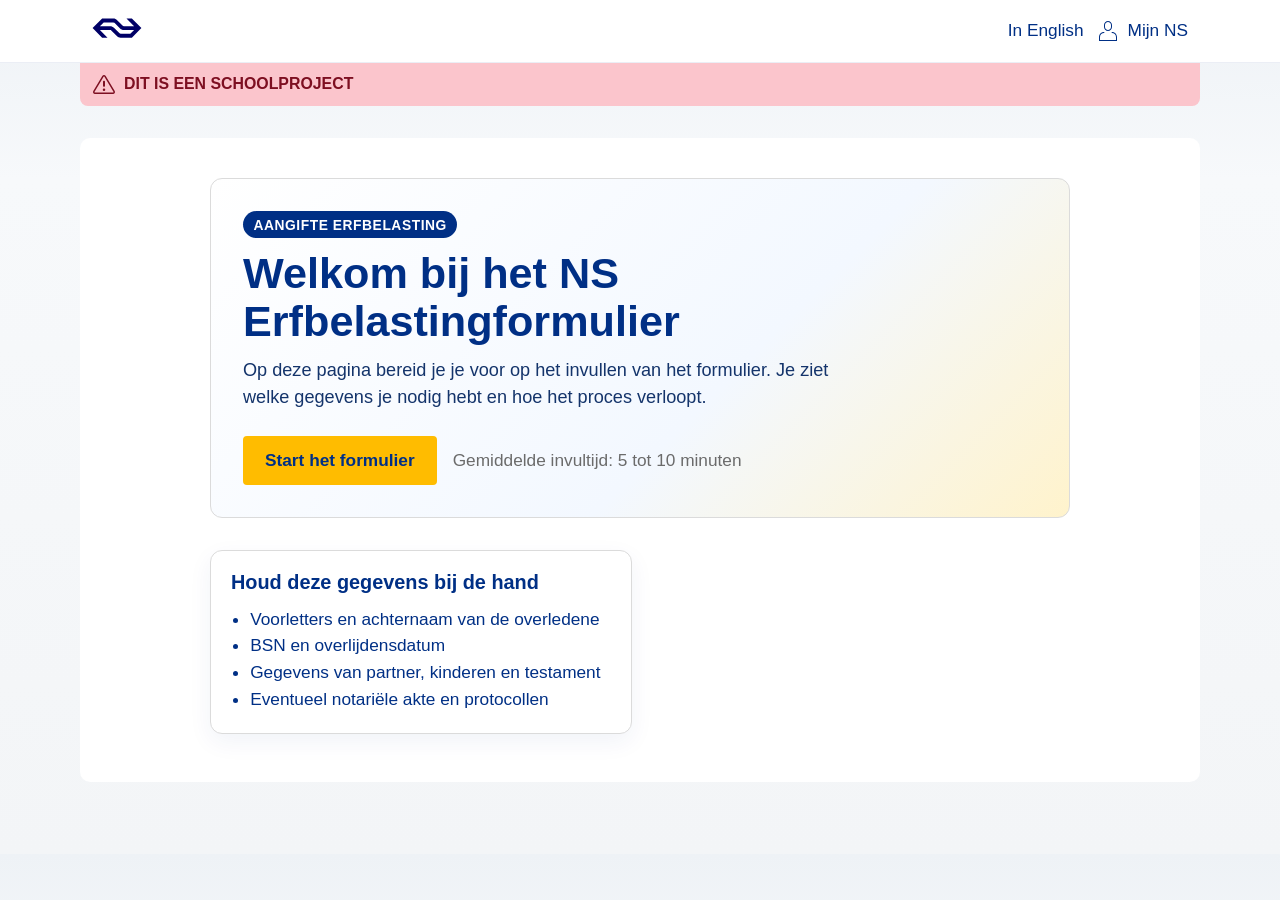
<file: index.html>
<!DOCTYPE html>
<html lang="nl">
<head>
    <meta charset="UTF-8">
    <meta name="viewport" content="width=device-width, initial-scale=1.0">
  <title>Introductie - NS Erfbelastingformulier</title>
    <link
      rel="stylesheet"
      href="https://static-ns-nl-data.fep-p.cla.ns.nl/apps/nessie/fonts/1.0.1/fonts.css">
    <link rel="stylesheet" href="styles.css">
    <script type="module" src="main.js"></script>
</head>
<body class="landing-screen">
  <header>
      <nav class="head-nav" aria-label="Hoofdnavigatie">
        <a href="https://www.ns.nl/" aria-label="Naar NS homepage">
          <svg
            xmlns:svg="http://www.w3.org/2000/svg"
            xmlns="http://www.w3.org/2000/svg"
            version="1.0"
            width="1024"
            height="414"
            viewBox="-2.04189744 -2.04189744 178.37648488 72.14704288"
            id="svg26940"
          >
            <path
              d="M 76.19003,32.7088 C 72.73763,29.33945 68.00393,27.23954 62.8194,27.23954 L 26.08874,27.23954 L 39.67292,13.61977 L 74.23248,13.61977 C 75.69174,13.6435 77.05609,14.28415 78.01707,15.24513 L 98.07894,35.36632 C 101.53134,38.7238 106.25317,40.83558 111.47329,40.83558 L 148.23955,40.83558 L 134.63165,54.45535 L 100.10767,54.45535 C 98.62468,54.40789 97.28406,53.77911 96.31122,52.78254 L 76.19003,32.7088 z M 86.68959,62.43976 C 90.10639,65.89216 94.85196,68.06325 100.10767,68.06325 L 140.23141,68.06325 L 174.29269,34.03756 L 140.23141,0 L 121.00001,0 L 148.23955,27.23954 L 111.47329,27.23954 C 110.0259,27.23954 108.67351,26.65821 107.7243,25.73282 L 87.6387,5.64723 C 84.19817,2.15924 79.46447,0.01187 74.23248,0 L 34.04952,0 L 0,34.03756 L 34.04952,68.06325 L 53.29268,68.06325 L 26.08874,40.83558 L 62.8194,40.83558 C 64.27866,40.83558 65.59556,41.41691 66.5684,42.36602 L 86.68959,62.43976"
              id="path25442"
              style="
                fill: #000066;
                fill-opacity: 1;
                fill-rule: evenodd;
                stroke: none;
              "
            />
          </svg>
        </a>

        <button type="button" class="noStyling">In English</button>
        <button type="button" class="noStyling">
          <svg
            fill="currentColor"
            xmlns="http://www.w3.org/2000/svg"
            width="24"
            height="24"
            viewBox="0 0 24 24"
          >
            <!--?lit$763152601$-->
            <path
              d="M12 12c2.21 0 4-1.79 4-4V6c-.01-2.17-1.84-4-4-4S8 3.83 8 6v2c0 2.21 1.79 4 4 4M9 6c.01-1.62 1.38-3 3-3s3 1.37 3 3v2c0 1.63-1.37 3-3 3S9 9.63 9 8zm7 7c-.28 0-.5.22-.5.5s.22.5.5.5c1.92 0 4 1.53 4 4v3H4v-3c0-2.47 2.08-4 4-4 .28 0 .5-.22.5-.5S8.28 13 8 13c-2.4 0-5 1.91-5 5v4h18v-4c0-3.09-2.6-5-5-5"
            ></path>
          </svg>
          Mijn NS
        </button>
      </nav>
    </header>




    <main>
      <div class="alert-section">
<svg xmlns="http://www.w3.org/2000/svg" width="22" height="19" viewBox="0 0 22 19"><defs><style>.d{fill-rule:evenodd;}</style></defs><path class="d" d="M21.712,15.971L12.714.971c-.388-.647-1.051-.971-1.714-.971s-1.326.324-1.714.971L.288,15.971c-.8,1.333.16,3.029,1.714,3.029h17.995c1.554,0,2.514-1.696,1.714-3.029ZM20.432,17.247c-.054.095-.181.253-.434.253H2.002c-.253,0-.381-.159-.434-.253-.054-.095-.124-.287.006-.504L10.572,1.743c.127-.211.323-.243.428-.243s.301.032.428.243l8.997,15c.131.218.06.41.006.504Z"></path><path class="d" d="M11,11.625c.552,0,1-.448,1-1v-4c0-.552-.448-1-1-1s-1,.448-1,1v4c0,.552.448,1,1,1Z"></path><circle cx="11" cy="14.625" r="1.25"></circle></svg>        <p class="alert">DIT IS EEN SCHOOLPROJECT</p>
      </div>

      <div class="page-content form-page-content landing-page-content">
        <section class="intro-hero" aria-labelledby="intro-title">
          <p class="intro-kicker">Aangifte erfbelasting</p>
          <h1 id="intro-title">Welkom bij het NS Erfbelastingformulier</h1>
          <p class="intro-lead">
            Op deze pagina bereid je je voor op het invullen van het formulier.
            Je ziet welke gegevens je nodig hebt en hoe het proces verloopt.
          </p>

          <div class="intro-actions">
            <a class="intro-cta" href="formulier.html">Start het formulier</a>
            <p class="intro-meta">Gemiddelde invultijd: 5 tot 10 minuten</p>
          </div>
        </section>

        <section class="intro-grid" aria-label="Voorbereiding">
          <article class="intro-card">
            <h2>Houd deze gegevens bij de hand</h2>
            <ul>
              <li>Voorletters en achternaam van de overledene</li>
              <li>BSN en overlijdensdatum</li>
              <li>Gegevens van partner, kinderen en testament</li>
              <li>Eventueel notariële akte en protocollen</li>
            </ul>
          </article>
        </section>
      </div>
    </main>
</body>
</html>
</file>
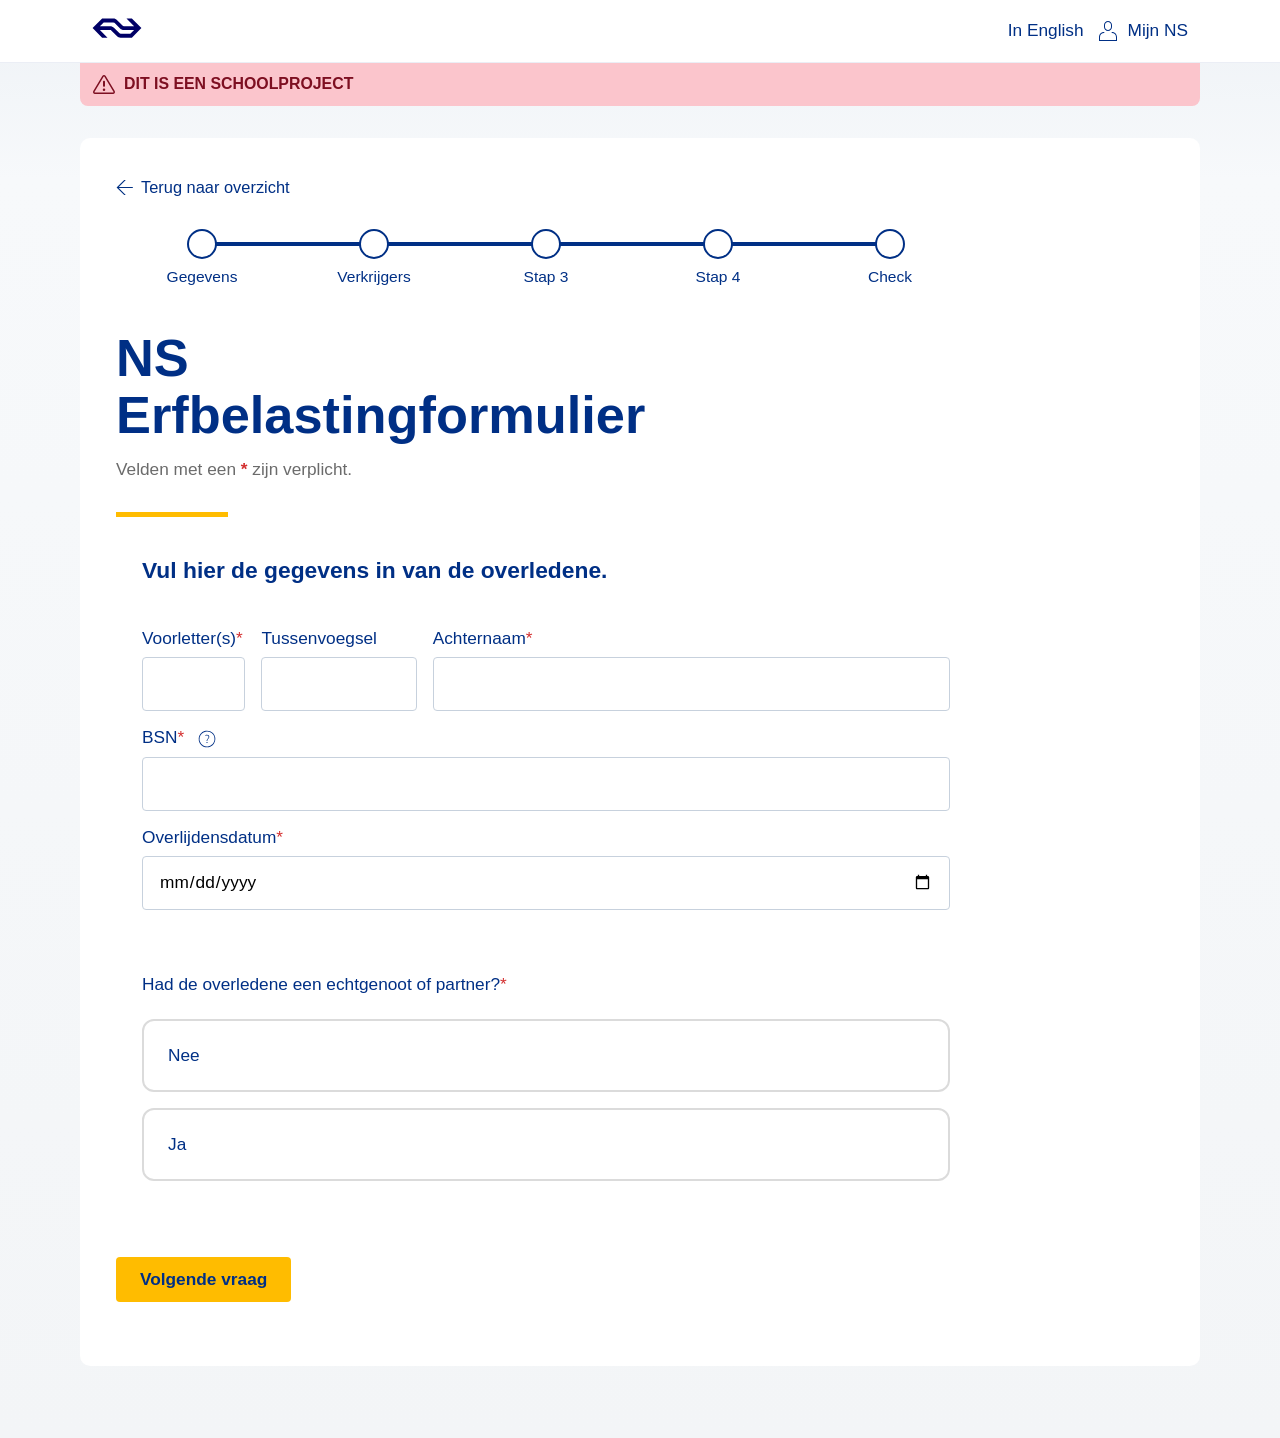
<file: formulier.html>
<!DOCTYPE html>
<html lang="nl">
  <head>
    <meta charset="UTF-8">
    <meta name="viewport" content="width=device-width, initial-scale=1.0">
    <title>NS Belastingformulier</title>
    <link
      rel="stylesheet"
      href="https://static-ns-nl-data.fep-p.cla.ns.nl/apps/nessie/fonts/1.0.1/fonts.css">
    <link rel="stylesheet" href="styles.css">
    <script type="module" src="main.js"></script>
  </head>
  <body class="form-screen">
    <header>
      <nav class="head-nav" aria-label="Hoofdnavigatie">
        <a href="https://www.ns.nl/" aria-label="Naar NS homepage">
          <svg
            xmlns:svg="http://www.w3.org/2000/svg"
            xmlns="http://www.w3.org/2000/svg"
            version="1.0"
            width="1024"
            height="414"
            viewBox="-2.04189744 -2.04189744 178.37648488 72.14704288"
            id="svg26940"
          >
            <path
              d="M 76.19003,32.7088 C 72.73763,29.33945 68.00393,27.23954 62.8194,27.23954 L 26.08874,27.23954 L 39.67292,13.61977 L 74.23248,13.61977 C 75.69174,13.6435 77.05609,14.28415 78.01707,15.24513 L 98.07894,35.36632 C 101.53134,38.7238 106.25317,40.83558 111.47329,40.83558 L 148.23955,40.83558 L 134.63165,54.45535 L 100.10767,54.45535 C 98.62468,54.40789 97.28406,53.77911 96.31122,52.78254 L 76.19003,32.7088 z M 86.68959,62.43976 C 90.10639,65.89216 94.85196,68.06325 100.10767,68.06325 L 140.23141,68.06325 L 174.29269,34.03756 L 140.23141,0 L 121.00001,0 L 148.23955,27.23954 L 111.47329,27.23954 C 110.0259,27.23954 108.67351,26.65821 107.7243,25.73282 L 87.6387,5.64723 C 84.19817,2.15924 79.46447,0.01187 74.23248,0 L 34.04952,0 L 0,34.03756 L 34.04952,68.06325 L 53.29268,68.06325 L 26.08874,40.83558 L 62.8194,40.83558 C 64.27866,40.83558 65.59556,41.41691 66.5684,42.36602 L 86.68959,62.43976"
              id="path25442"
              style="
                fill: #000066;
                fill-opacity: 1;
                fill-rule: evenodd;
                stroke: none;
              "
            />
          </svg>
        </a>

        <button type="button" class="noStyling">In English</button>
        <button type="button" class="noStyling">
          <svg
            fill="currentColor"
            xmlns="http://www.w3.org/2000/svg"
            width="24"
            height="24"
            viewBox="0 0 24 24"
          >
            <!--?lit$763152601$-->
            <path
              d="M12 12c2.21 0 4-1.79 4-4V6c-.01-2.17-1.84-4-4-4S8 3.83 8 6v2c0 2.21 1.79 4 4 4M9 6c.01-1.62 1.38-3 3-3s3 1.37 3 3v2c0 1.63-1.37 3-3 3S9 9.63 9 8zm7 7c-.28 0-.5.22-.5.5s.22.5.5.5c1.92 0 4 1.53 4 4v3H4v-3c0-2.47 2.08-4 4-4 .28 0 .5-.22.5-.5S8.28 13 8 13c-2.4 0-5 1.91-5 5v4h18v-4c0-3.09-2.6-5-5-5"
            ></path>
          </svg>
          Mijn NS
        </button>
      </nav>
    </header>

    <main>
      <div class="alert-section">
<svg xmlns="http://www.w3.org/2000/svg" width="22" height="19" viewBox="0 0 22 19"><defs><style>.d{fill-rule:evenodd;}</style></defs><path class="d" d="M21.712,15.971L12.714.971c-.388-.647-1.051-.971-1.714-.971s-1.326.324-1.714.971L.288,15.971c-.8,1.333.16,3.029,1.714,3.029h17.995c1.554,0,2.514-1.696,1.714-3.029ZM20.432,17.247c-.054.095-.181.253-.434.253H2.002c-.253,0-.381-.159-.434-.253-.054-.095-.124-.287.006-.504L10.572,1.743c.127-.211.323-.243.428-.243s.301.032.428.243l8.997,15c.131.218.06.41.006.504Z"></path><path class="d" d="M11,11.625c.552,0,1-.448,1-1v-4c0-.552-.448-1-1-1s-1,.448-1,1v4c0,.552.448,1,1,1Z"></path><circle cx="11" cy="14.625" r="1.25"></circle></svg>        <p class="alert">DIT IS EEN SCHOOLPROJECT</p>
      </div>

      <div class="page-content form-page-content">
        <nav class="back-button" aria-label="Broodkruimel">
          <svg
            width="17"
            height="15"
            viewBox="0 0 17 15"
            fill="none"
            xmlns="http://www.w3.org/2000/svg"
            aria-hidden="true"
          >
            <path
              d="M2.28242 7.5L9.78242 0L8.18242 0L0.582422 7.5L8.18242 15L9.78242 15L2.28242 7.5Z"
              fill="#003082"
            />
            <path
              fill-rule="evenodd"
              clip-rule="evenodd"
              d="M1.5 7.5C1.5 7.22386 1.72386 7 2 7L16.5 7C16.7761 7 17 7.22386 17 7.5C17 7.77614 16.7761 8 16.5 8L2 8C1.72386 8 1.5 7.77614 1.5 7.5Z"
              fill="#003082"
            />
          </svg>
          <a class="noStyling" href="index.html">Terug naar overzicht</a>
        </nav>

        <nav class="form-progress" aria-label="Voortgang van het formulier">
          <ol class="form-progress__steps">
            <li class="form-progress__step is-active">
              <span class="form-progress__badge" aria-hidden="true"></span>
              <span class="form-progress__label">Gegevens</span>
            </li>
            <li class="form-progress__step is-active" aria-current="step">
              <span class="form-progress__badge" aria-hidden="true"></span>
              <span class="form-progress__label">Verkrijgers</span>
            </li>
            <li class="form-progress__step is-active" aria-current="step">
              <span class="form-progress__badge" aria-hidden="true"></span>
              <span class="form-progress__label">Stap 3</span>
            </li>
            <li class="form-progress__step is-active" aria-current="step">
              <span class="form-progress__badge" aria-hidden="true"></span>
              <span class="form-progress__label">Stap 4</span>
            </li>
            <li class="form-progress__step is-active" aria-current="step">
              <span class="form-progress__badge" aria-hidden="true"></span>
              <span class="form-progress__label">Check</span>
            </li>
          </ol>
        </nav>

        <section class="page-intro">
          <h1>NS Erfbelastingformulier</h1>
          <p class="required-note">
            Velden met een <span class="required-asterisk">*</span> zijn verplicht.
          </p>
          <hr>
        </section>

        <form action="formulier2.html" autocomplete="off" novalidate>
        <fieldset class="deceased-info">
          <legend>Vul hier de gegevens in van de overledene.</legend>

          <div class="field-row">
            <label class="required">
              <span>Voorletter(s)</span>

              <input
                class="initial"
                type="text"
                required
                maxlength="9"
                minlength="1"
                title="Vul voorletters in met hoofdletters, gescheiden door punten (bijv. J.P. of J.P.H.)"
                aria-describedby="deceased-initial-error">
              <span
                class="validation-feedback"
                id="deceased-initial-error"
                role="alert"
                aria-live="polite"
              >
                Voer de voorletter(s) in.
              </span>
            </label>

            <label>
              Tussenvoegsel
              <input
                type="text"
                class="prefix"
                maxlength="15"
                minlength="1"
                title="Vul tussenvoegsel in met hoofdletters (bijv. van der, de la, etc.)"
                aria-describedby="deceased-prefix-error">
            </label>

            <label class="required">
              <span>Achternaam</span>
              <input
                class="lastname"
                type="text"
                required
                maxlength="50"
                minlength="1"
                title="Vul achternaam in met hoofdletters (bijv. Jansen, de Vries, etc.)"
                aria-describedby="deceased-lastname-error">
              <span
                class="validation-feedback"
                id="deceased-lastname-error"
                role="alert"
                aria-live="polite"
              >
                Voer de achternaam in.
              </span>
            </label>
          </div>
          <label class="required" for="bsn-field">
            <span>BSN</span>
            <button
              type="button"
              class="tooltip-trigger"
              aria-label="Wat is BSN?"
              aria-describedby="bsn-tooltip"
            >
              <svg
                fill="currentColor"
                xmlns="http://www.w3.org/2000/svg"
                width="20"
                height="20"
                viewBox="0 0 24 24"
              >
                <path
                  d="M12 7c-.55 0-1.22.11-2 .35l.07.9c.69-.27 1.29-.41 1.83-.41 1.16 0 1.93.67 1.93 1.68 0 .42-.13.9-.41 1.27-.22.3-.45.58-.66.84-.62.77-1.13 1.41-1.17 1.97-.03.38-.04.66-.04.84h.85c0-.71.18-1.27.55-1.81.18-.27.41-.53.65-.8.19-.21.37-.42.54-.64.42-.55.62-1.13.62-1.76 0-1.51-1.11-2.44-2.76-2.44Zm-.57 8.68h1.15v1.18h-1.15z"
                ></path>
                <path
                  d="M19.07 4.93A10.02 10.02 0 0 0 12 2c-1.98 0-3.91.59-5.56 1.69a10 10 0 0 0-3.68 4.49c-.76 1.83-.95 3.84-.57 5.78a10.03 10.03 0 0 0 2.74 5.12c1.4 1.4 3.18 2.35 5.12 2.74s3.95.19 5.78-.57a10.04 10.04 0 0 0 4.49-3.68 10 10 0 0 0 1.69-5.56c0-2.65-1.06-5.19-2.93-7.07Zm-.71 13.43A8.984 8.984 0 0 1 7 19.48a8.96 8.96 0 0 1-3.31-4.04 9 9 0 0 1-.51-5.2c.35-1.75 1.2-3.35 2.46-4.61s2.86-2.12 4.61-2.46a9 9 0 0 1 5.2.51 8.99 8.99 0 0 1 5.56 8.31c0 2.39-.95 4.67-2.64 6.36Z"
                ></path>
              </svg>
            </button>
            <input
              type="text"
              id="bsn-field"
              minlength="9"
              maxlength="9"
              required
              inputmode="numeric"
              pattern="[0-9]{9}"
              aria-describedby="bsn-tooltip bsn-error">
            <span
              class="validation-feedback"
              id="bsn-error"
              role="alert"
              aria-live="polite"
            >
              Voer een BSN van 9 cijfers in (zonder spaties of punten).
            </span>
            <div id="bsn-tooltip" class="tooltip" role="tooltip">
              <p><strong>Burgerservicenummer</strong></p>
              <p>
                Dit is een uniek nummer van 9 cijfers, persoonlijk voor iedereen
                in Nederland. Je vindt het op:
              </p>
              <ul>
                <li>Achterkant van je ID-kaart of paspoort</li>
                <li>Je zorgverzekeringspas</li>
                <li>Een briefje van de gemeente jaarlijks</li>
              </ul>
            </div>
          </label>

          <label class="required">
            <span>Overlijdensdatum</span>
            <input
              id="deceasedDate"
              type="date"
              required
              max="2026-03-09"
              aria-describedby="deceased-date-error">
            <span
              class="validation-feedback"
              id="deceased-date-error"
              role="alert"
              aria-live="polite"
            >
              Kies een geldige overlijdensdatum.
            </span>
          </label>
        </fieldset>

        <fieldset class="marital-status">
          <legend class="required">
            <span>Had de overledene een echtgenoot of partner?</span>
          </legend>
          <label>
            <input
              type="radio"
              name="maritalStatus"
              value="nee"
              required
              aria-describedby="marital-status-error">
            Nee
          </label>

          <label>
            <input
              type="radio"
              name="maritalStatus"
              value="ja"
              required
              aria-describedby="marital-status-error">
            Ja
          </label>

          <span
            class="validation-feedback"
            id="marital-status-error"
            role="alert"
            aria-live="polite"
          >
            Maak een keuze.
          </span>
        </fieldset>

        <fieldset class="marital-agreement hidden-fieldset">
          <legend class="required">
            <span
              >Hadden de overledene en diens echtgenoot of geregistreerde
              partner huwelijkse of partner schaps- voorwaarden laten vastleggen
              in een notariële akte?</span
            >
          </legend>
          <label>
            <input
              type="radio"
              name="maritalAgreement"
              value="nee"
              required
              aria-describedby="marital-agreement-error">
            Nee
          </label>
          <label>
            <input
              type="radio"
              name="maritalAgreement"
              value="ja"
              required
              aria-describedby="marital-agreement-error">
            Ja
          </label>

          <span
            class="validation-feedback"
            id="marital-agreement-error"
            role="alert"
            aria-live="polite"
          >
            Maak een keuze.
          </span>

          <div class="file-picker">
            <input
              type="file"
              id="maritalAgreementFile"
              class="file-input"
              accept=".pdf,.doc,.docx"
              required
              aria-describedby="file-format-tooltip maritalAgreementFile-error">
            <span
              class="validation-feedback"
              id="maritalAgreementFile-error"
              role="alert"
              aria-live="polite"
            >
              Upload een notariële akte als PDF, DOC of DOCX.
            </span>
            <label
              for="maritalAgreementFile"
              class="file-picker-label required"
            >
              <svg
                fill="currentColor"
                xmlns="http://www.w3.org/2000/svg"
                width="20"
                height="20"
                viewBox="0 0 24 24"
              >
                <path d="M19 13h-6v6h-2v-6H5v-2h6V5h2v6h6v2z"></path>
              </svg>
              <span>Upload notariële akte</span>
            </label>
            <button
              type="button"
              class="tooltip-trigger"
              aria-label="Welk bestandsformaat?"
              aria-describedby="file-format-tooltip"
            >
              <svg
                fill="currentColor"
                xmlns="http://www.w3.org/2000/svg"
                width="20"
                height="20"
                viewBox="0 0 24 24"
              >
                <path
                  d="M12 7c-.55 0-1.22.11-2 .35l.07.9c.69-.27 1.29-.41 1.83-.41 1.16 0 1.93.67 1.93 1.68 0 .42-.13.9-.41 1.27-.22.3-.45.58-.66.84-.62.77-1.13 1.41-1.17 1.97-.03.38-.04.66-.04.84h.85c0-.71.18-1.27.55-1.81.18-.27.41-.53.65-.8.19-.21.37-.42.54-.64.42-.55.62-1.13.62-1.76 0-1.51-1.11-2.44-2.76-2.44Zm-.57 8.68h1.15v1.18h-1.15z"
                ></path>
                <path
                  d="M19.07 4.93A10.02 10.02 0 0 0 12 2c-1.98 0-3.91.59-5.56 1.69a10 10 0 0 0-3.68 4.49c-.76 1.83-.95 3.84-.57 5.78a10.03 10.03 0 0 0 2.74 5.12c1.4 1.4 3.18 2.35 5.12 2.74s3.95.19 5.78-.57a10.04 10.04 0 0 0 4.49-3.68 10 10 0 0 0 1.69-5.56c0-2.65-1.06-5.19-2.93-7.07Zm-.71 13.43A8.984 8.984 0 0 1 7 19.48a8.96 8.96 0 0 1-3.31-4.04 9 9 0 0 1-.51-5.2c.35-1.75 1.2-3.35 2.46-4.61s2.86-2.12 4.61-2.46a9 9 0 0 1 5.2.51 8.99 8.99 0 0 1 5.56 8.31c0 2.39-.95 4.67-2.64 6.36Z"
                ></path>
              </svg>
            </button>
            <div id="file-format-tooltip" class="tooltip" role="tooltip">
              <p><strong>Bestandsformaat</strong></p>
              <p>Upload je notariële akte als:</p>
              <ul>
                <li><strong>PDF</strong> (aanbevolen)</li>
                <li><strong>DOC</strong> of <strong>DOCX</strong> (Word)</li>
              </ul>
              <p><small>Max. 5MB</small></p>
            </div>
            <div class="file-name" id="maritalAgreementFileName"></div>
          </div>

          <label for="maritalAgreementDate" class="required"
            ><span>Datum akte</span></label
          >
          <input
            type="date"
            id="maritalAgreementDate"
            required
            aria-describedby="maritalAgreementDate-error">
          <span
            class="validation-feedback"
            id="maritalAgreementDate-error"
            role="alert"
            aria-live="polite"
          >
            Kies de datum van de notariële akte.
          </span>
        </fieldset>

        <fieldset class="final-settlement hidden-fieldset">
          <legend class="required">
            <span
              >Hadden de overledene en diens partner een finaal
              verrekenbeding?</span
            >
          </legend>
          <label>
            <input
              type="radio"
              name="finalSettlement"
              value="nee"
              required
              aria-describedby="final-settlement-error">
            Nee
          </label>

          <label>
            <input
              type="radio"
              name="finalSettlement"
              value="ja"
              required
              aria-describedby="final-settlement-error">
            Ja
          </label>

          <span
            class="validation-feedback"
            id="final-settlement-error"
            role="alert"
            aria-live="polite"
          >
            Maak een keuze.
          </span>
        </fieldset>

        <fieldset class="children-info hidden-fieldset">
          <legend class="required">
            <span>Had de overledene kinderen?</span>
          </legend>
          <label>
            <input
              type="radio"
              name="children"
              value="nee"
              required
              aria-describedby="children-info-error">
            Nee
          </label>

          <label>
            <input
              type="radio"
              name="children"
              value="ja"
              required
              aria-describedby="children-info-error">
            Ja
          </label>

          <span
            class="validation-feedback"
            id="children-info-error"
            role="alert"
            aria-live="polite"
          >
            Maak een keuze.
          </span>
        </fieldset>

        <fieldset class="deceased-child-info hidden-fieldset">
          <legend class="required">
            <span
              >Is 1 van deze kinderen eerder overleden dan de overledene voor
              wie u nu aangifte doet?</span
            >
          </legend>
          <label>
            <input
              type="radio"
              name="deceasedChild"
              value="nee"
              required
              aria-describedby="deceased-child-info-error">
            Nee
          </label>

          <label>
            <input
              type="radio"
              name="deceasedChild"
              value="ja"
              required
              aria-describedby="deceased-child-info-error">
            Ja
          </label>

          <span
            class="validation-feedback"
            id="deceased-child-info-error"
            role="alert"
            aria-live="polite"
          >
            Maak een keuze.
          </span>
        </fieldset>

        <fieldset class="grandchildren-info hidden-fieldset">
          <legend class="required">
            <span>Had dit kind zelf kinderen?</span>
          </legend>
          <label>
            <input
              type="radio"
              name="deceasedChildGrandchildren"
              value="nee"
              required
              aria-describedby="grandchildren-info-error">
            Nee
          </label>

          <label>
            <input
              type="radio"
              name="deceasedChildGrandchildren"
              value="ja"
              required
              aria-describedby="grandchildren-info-error">
            Ja
          </label>

          <span
            class="validation-feedback"
            id="grandchildren-info-error"
            role="alert"
            aria-live="polite"
          >
            Maak een keuze.
          </span>
        </fieldset>

        <fieldset class="testament-info hidden-fieldset">
          <legend class="required">
            <span>Had de overledene een testament?</span>
          </legend>
          <label>
            <input
              type="radio"
              name="testament"
              value="nee"
              required
              aria-describedby="testament-info-error">
            Nee
          </label>

          <label>
            <input
              type="radio"
              name="testament"
              value="ja"
              required
              aria-describedby="testament-info-error">
            Ja
          </label>

          <span
            class="validation-feedback"
            id="testament-info-error"
            role="alert"
            aria-live="polite"
          >
            Maak een keuze.
          </span>
        </fieldset>

        <fieldset class="notary-info hidden-fieldset">
          <legend>Gegevens notaris</legend>
          <label class="required">
            <span>Protocolnummer</span>
            <button
              type="button"
              class="tooltip-trigger"
              aria-label="Wat is een protocolnummer?"
              aria-describedby="protocol-tooltip"
            >
              <svg
                fill="currentColor"
                xmlns="http://www.w3.org/2000/svg"
                width="20"
                height="20"
                viewBox="0 0 24 24"
              >
                <path
                  d="M12 7c-.55 0-1.22.11-2 .35l.07.9c.69-.27 1.29-.41 1.83-.41 1.16 0 1.93.67 1.93 1.68 0 .42-.13.9-.41 1.27-.22.3-.45.58-.66.84-.62.77-1.13 1.41-1.17 1.97-.03.38-.04.66-.04.84h.85c0-.71.18-1.27.55-1.81.18-.27.41-.53.65-.8.19-.21.37-.42.54-.64.42-.55.62-1.13.62-1.76 0-1.51-1.11-2.44-2.76-2.44Zm-.57 8.68h1.15v1.18h-1.15z"
                ></path>
                <path
                  d="M19.07 4.93A10.02 10.02 0 0 0 12 2c-1.98 0-3.91.59-5.56 1.69a10 10 0 0 0-3.68 4.49c-.76 1.83-.95 3.84-.57 5.78a10.03 10.03 0 0 0 2.74 5.12c1.4 1.4 3.18 2.35 5.12 2.74s3.95.19 5.78-.57a10.04 10.04 0 0 0 4.49-3.68 10 10 0 0 0 1.69-5.56c0-2.65-1.06-5.19-2.93-7.07Zm-.71 13.43A8.984 8.984 0 0 1 7 19.48a8.96 8.96 0 0 1-3.31-4.04 9 9 0 0 1-.51-5.2c.35-1.75 1.2-3.35 2.46-4.61s2.86-2.12 4.61-2.46a9 9 0 0 1 5.2.51 8.99 8.99 0 0 1 5.56 8.31c0 2.39-.95 4.67-2.64 6.36Z"
                ></path>
              </svg>
            </button>
            <input
              type="text"
              id="notaryProtocol"
              required
              inputmode="numeric"
              aria-describedby="protocol-tooltip notaryProtocol-error">
            <span
              class="validation-feedback"
              id="notaryProtocol-error"
              role="alert"
              aria-live="polite"
            >
              Voer een geldig protocolnummer in.
            </span>
            <div id="protocol-tooltip" class="tooltip" role="tooltip">
              <p><strong>Protocolnummer</strong></p>
              <p>
                Dit is het referentienummer van het testament of de wijziging.
                Je vindt het op:
              </p>
              <ul>
                <li>Je kopie van de notariële akte</li>
                <li>De begeleidende brief van de notaris</li>
              </ul>
            </div>
          </label>

          <div class="field-row">
            <label>
              <span>Voorletter(s)</span>
              <input
                class="initial"
                type="text"
                required
                pattern="[A-Z\.]+"
                maxlength="8"
                aria-describedby="notary-initial-error">
              <span
                class="validation-feedback"
                id="notary-initial-error"
                role="alert"
                aria-live="polite"
              >
                Voer de voorletter(s) van de notaris in.
              </span>
            </label>

            <label>
              Tussenvoegsel
              <input
                class="prefix"
                type="text"
                id="notaryPrefix"
                maxlength="15"
                aria-describedby="notary-prefix-error">
              <span
                class="validation-feedback"
                id="notary-prefix-error"
                role="alert"
                aria-live="polite"
              >
                Controleer het tussenvoegsel van de notaris.
              </span>
            </label>

            <label class="required">
              <span>Achternaam</span>
              <input
                class="lastname"
                type="text"
                id="notaryLastname"
                required
                maxlength="50"
                aria-describedby="notary-lastname-error">
              <span
                class="validation-feedback"
                id="notary-lastname-error"
                role="alert"
                aria-live="polite"
              >
                Voer de achternaam van de notaris in.
              </span>
            </label>
          </div>

          <label class="required">
            <span>Vestigingsplaats</span>
            <button
              type="button"
              class="tooltip-trigger"
              aria-label="Wat is vestigingsplaats?"
              aria-describedby="notary-city-tooltip"
            >
              <svg
                fill="currentColor"
                xmlns="http://www.w3.org/2000/svg"
                width="20"
                height="20"
                viewBox="0 0 24 24"
              >
                <path
                  d="M12 7c-.55 0-1.22.11-2 .35l.07.9c.69-.27 1.29-.41 1.83-.41 1.16 0 1.93.67 1.93 1.68 0 .42-.13.9-.41 1.27-.22.3-.45.58-.66.84-.62.77-1.13 1.41-1.17 1.97-.03.38-.04.66-.04.84h.85c0-.71.18-1.27.55-1.81.18-.27.41-.53.65-.8.19-.21.37-.42.54-.64.42-.55.62-1.13.62-1.76 0-1.51-1.11-2.44-2.76-2.44Zm-.57 8.68h1.15v1.18h-1.15z"
                ></path>
                <path
                  d="M19.07 4.93A10.02 10.02 0 0 0 12 2c-1.98 0-3.91.59-5.56 1.69a10 10 0 0 0-3.68 4.49c-.76 1.83-.95 3.84-.57 5.78a10.03 10.03 0 0 0 2.74 5.12c1.4 1.4 3.18 2.35 5.12 2.74s3.95.19 5.78-.57a10.04 10.04 0 0 0 4.49-3.68 10 10 0 0 0 1.69-5.56c0-2.65-1.06-5.19-2.93-7.07Zm-.71 13.43A8.984 8.984 0 0 1 7 19.48a8.96 8.96 0 0 1-3.31-4.04 9 9 0 0 1-.51-5.2c.35-1.75 1.2-3.35 2.46-4.61s2.86-2.12 4.61-2.46a9 9 0 0 1 5.2.51 8.99 8.99 0 0 1 5.56 8.31c0 2.39-.95 4.67-2.64 6.36Z"
                ></path>
              </svg>
            </button>
            <input
              type="text"
              id="notaryCity"
              required
              aria-describedby="notary-city-tooltip notary-city-error">
            <span
              class="validation-feedback"
              id="notary-city-error"
              role="alert"
              aria-live="polite"
            >
              Voer de vestigingsplaats van de notaris in.
            </span>
            <div id="notary-city-tooltip" class="tooltip" role="tooltip">
              <p><strong>Vestigingsplaats van de notaris</strong></p>
              <p>
                Dit is de plaats waar de notaris kantoor houdt,
                <strong>niet</strong> jouw woonplaats. Je vindt dit op het
                notariële document.
              </p>
            </div>
          </label>

          <label class="required">
            <span>Datum van het testament of van de laatste wijziging</span>
            <input
              type="date"
              name="notaryDate"
              id="notaryDate"
              required
              aria-describedby="notary-date-error">
            <span
              class="validation-feedback"
              id="notary-date-error"
              role="alert"
              aria-live="polite"
            >
              Kies de datum van het testament of de laatste wijziging.
            </span>
          </label>
        </fieldset>
        <div class="form-actions">
          <button type="submit" class="next-question-btn">Volgende vraag</button>
        </div>
      </form>
      </div>
    </main>
  </body>
</html>
</file>
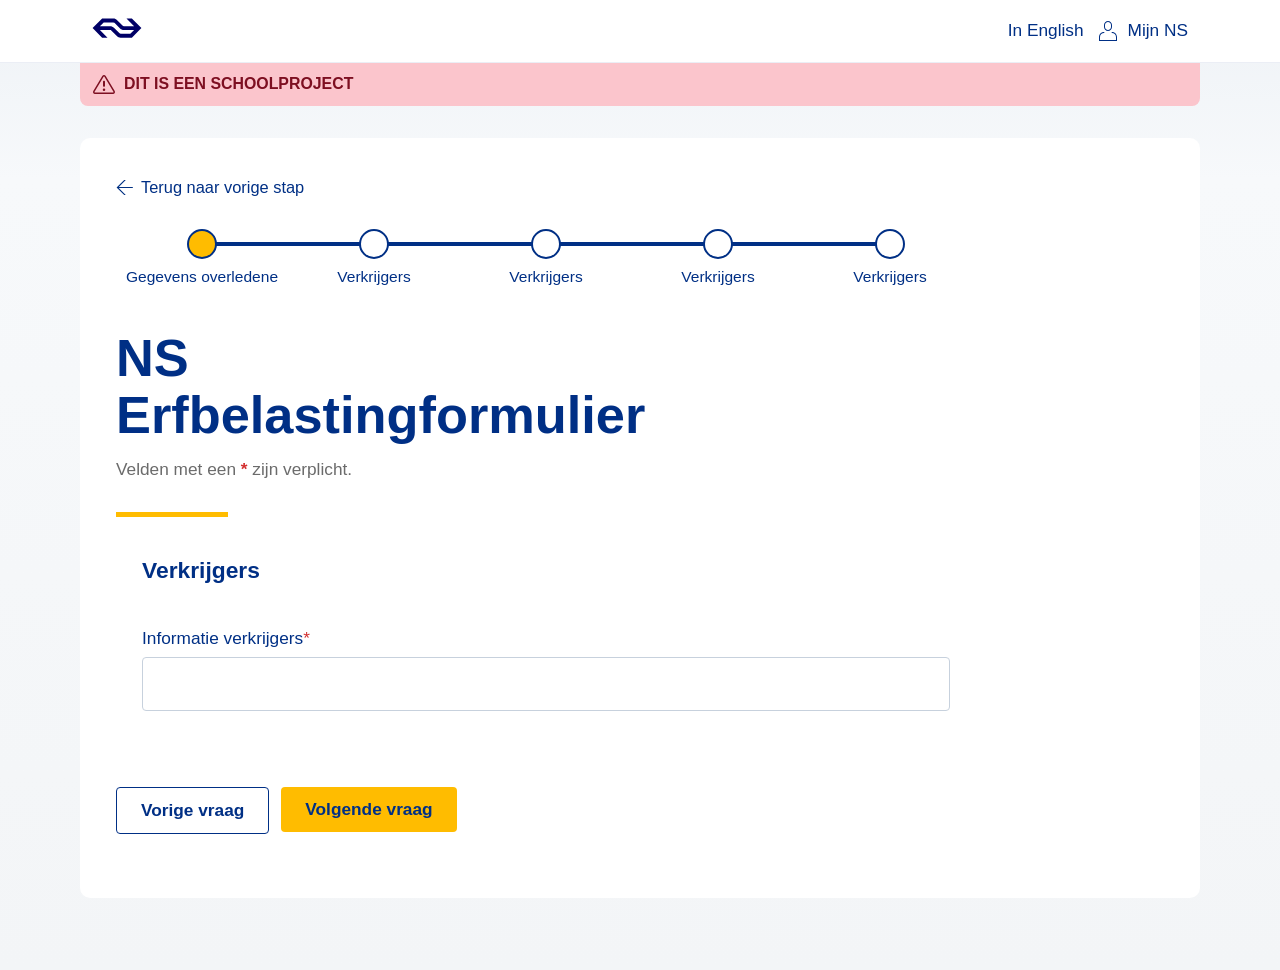
<file: formulier2.html>
<!DOCTYPE html>
<html lang="nl">
  <head>
    <meta charset="UTF-8">
    <meta name="viewport" content="width=device-width, initial-scale=1.0">
    <title>Vraag 2</title>
    <link
      rel="stylesheet"
      href="https://static-ns-nl-data.fep-p.cla.ns.nl/apps/nessie/fonts/1.0.1/fonts.css">
    <link rel="stylesheet" href="styles.css">
    <script type="module" src="main.js"></script>
  </head>
  <body class="form-screen">
    <header>
      <nav class="head-nav" aria-label="Hoofdnavigatie">
        <a href="https://www.ns.nl/" aria-label="Naar NS homepage">
          <svg
            xmlns:svg="http://www.w3.org/2000/svg"
            xmlns="http://www.w3.org/2000/svg"
            version="1.0"
            width="1024"
            height="414"
            viewBox="-2.04189744 -2.04189744 178.37648488 72.14704288"
            id="svg26940"
          >
            <path
              d="M 76.19003,32.7088 C 72.73763,29.33945 68.00393,27.23954 62.8194,27.23954 L 26.08874,27.23954 L 39.67292,13.61977 L 74.23248,13.61977 C 75.69174,13.6435 77.05609,14.28415 78.01707,15.24513 L 98.07894,35.36632 C 101.53134,38.7238 106.25317,40.83558 111.47329,40.83558 L 148.23955,40.83558 L 134.63165,54.45535 L 100.10767,54.45535 C 98.62468,54.40789 97.28406,53.77911 96.31122,52.78254 L 76.19003,32.7088 z M 86.68959,62.43976 C 90.10639,65.89216 94.85196,68.06325 100.10767,68.06325 L 140.23141,68.06325 L 174.29269,34.03756 L 140.23141,0 L 121.00001,0 L 148.23955,27.23954 L 111.47329,27.23954 C 110.0259,27.23954 108.67351,26.65821 107.7243,25.73282 L 87.6387,5.64723 C 84.19817,2.15924 79.46447,0.01187 74.23248,0 L 34.04952,0 L 0,34.03756 L 34.04952,68.06325 L 53.29268,68.06325 L 26.08874,40.83558 L 62.8194,40.83558 C 64.27866,40.83558 65.59556,41.41691 66.5684,42.36602 L 86.68959,62.43976"
              id="path25442"
              style="
                fill: #000066;
                fill-opacity: 1;
                fill-rule: evenodd;
                stroke: none;
              "
            />
          </svg>
        </a>

        <button type="button" class="noStyling">In English</button>
        <button type="button" class="noStyling">
          <svg
            fill="currentColor"
            xmlns="http://www.w3.org/2000/svg"
            width="24"
            height="24"
            viewBox="0 0 24 24"
          >
            <!--?lit$763152601$-->
            <path
              d="M12 12c2.21 0 4-1.79 4-4V6c-.01-2.17-1.84-4-4-4S8 3.83 8 6v2c0 2.21 1.79 4 4 4M9 6c.01-1.62 1.38-3 3-3s3 1.37 3 3v2c0 1.63-1.37 3-3 3S9 9.63 9 8zm7 7c-.28 0-.5.22-.5.5s.22.5.5.5c1.92 0 4 1.53 4 4v3H4v-3c0-2.47 2.08-4 4-4 .28 0 .5-.22.5-.5S8.28 13 8 13c-2.4 0-5 1.91-5 5v4h18v-4c0-3.09-2.6-5-5-5"
            ></path>
          </svg>
          Mijn NS
        </button>
      </nav>
    </header>

    <main>
      <div class="alert-section">
<svg xmlns="http://www.w3.org/2000/svg" width="22" height="19" viewBox="0 0 22 19"><defs><style>.d{fill-rule:evenodd;}</style></defs><path class="d" d="M21.712,15.971L12.714.971c-.388-.647-1.051-.971-1.714-.971s-1.326.324-1.714.971L.288,15.971c-.8,1.333.16,3.029,1.714,3.029h17.995c1.554,0,2.514-1.696,1.714-3.029ZM20.432,17.247c-.054.095-.181.253-.434.253H2.002c-.253,0-.381-.159-.434-.253-.054-.095-.124-.287.006-.504L10.572,1.743c.127-.211.323-.243.428-.243s.301.032.428.243l8.997,15c.131.218.06.41.006.504Z"></path><path class="d" d="M11,11.625c.552,0,1-.448,1-1v-4c0-.552-.448-1-1-1s-1,.448-1,1v4c0,.552.448,1,1,1Z"></path><circle cx="11" cy="14.625" r="1.25"></circle></svg>        <p class="alert">DIT IS EEN SCHOOLPROJECT</p>
      </div>

      <div class="page-content form-page-content">
        <nav class="back-button" aria-label="Broodkruimel">
          <svg
            width="17"
            height="15"
            viewBox="0 0 17 15"
            fill="none"
            xmlns="http://www.w3.org/2000/svg"
            aria-hidden="true"
          >
            <path
              d="M2.28242 7.5L9.78242 0L8.18242 0L0.582422 7.5L8.18242 15L9.78242 15L2.28242 7.5Z"
              fill="#003082"
            />
            <path
              fill-rule="evenodd"
              clip-rule="evenodd"
              d="M1.5 7.5C1.5 7.22386 1.72386 7 2 7L16.5 7C16.7761 7 17 7.22386 17 7.5C17 7.77614 16.7761 8 16.5 8L2 8C1.72386 8 1.5 7.77614 1.5 7.5Z"
              fill="#003082"
            />
          </svg>
          <a class="noStyling" href="formulier.html">Terug naar vorige stap</a>
        </nav>

        <nav class="form-progress" aria-label="Voortgang van het formulier">
          <ol class="form-progress__steps">
            <li class="form-progress__step is-complete">
              <span class="form-progress__badge" aria-hidden="true"></span>
              <span class="form-progress__label">Gegevens overledene</span>
            </li>
            <li class="form-progress__step is-active" aria-current="step">
              <span class="form-progress__badge" aria-hidden="true"></span>
              <span class="form-progress__label">Verkrijgers</span>
            </li>
            <li class="form-progress__step is-active" aria-current="step">
              <span class="form-progress__badge" aria-hidden="true"></span>
              <span class="form-progress__label">Verkrijgers</span>
            </li>
            <li class="form-progress__step is-active" aria-current="step">
              <span class="form-progress__badge" aria-hidden="true"></span>
              <span class="form-progress__label">Verkrijgers</span>
            </li>
            <li class="form-progress__step is-active" aria-current="step">
              <span class="form-progress__badge" aria-hidden="true"></span>
              <span class="form-progress__label">Verkrijgers</span>
            </li>
          </ol>
        </nav>

        <section class="page-intro">
          <h1>NS Erfbelastingformulier</h1>
          <p class="required-note">
            Velden met een <span class="required-asterisk">*</span> zijn verplicht.
          </p>
          <hr>
        </section>

        <form action="formulier2.html" autocomplete="off" novalidate>
        <fieldset class="deceased-info">
          <legend>Verkrijgers</legend>

          <div class="field-row">
            <label class="required">
              <span>Informatie verkrijgers</span>

              <input
                class="initial"
                type="text"
                required
                maxlength="9"
                minlength="1"
                title="Vul voorletters in met hoofdletters, gescheiden door punten (bijv. J.P. of J.P.H.)"
                aria-describedby="deceased-initial-error">
              <span
                class="validation-feedback"
                id="deceased-initial-error"
                role="alert"
                aria-live="polite"
              >
                Voer de voorletter(s) in.
              </span>
            </label>
          </div>
        </fieldset>
        <div class="form-actions">
          <a class="prev-question-btn" href="formulier.html">Vorige vraag</a>
          <button type="submit" class="next-question-btn">
            Volgende vraag
          </button>
        </div>
        </form>
      </div>
    </main>
  </body>
</html>
</file>
<file: styles.css>
/* * ========================================================================== */
/* * DESIGN TOKENS */
/* * Centrale variabelen voor kleurgebruik en validatie. */
/* * ========================================================================== */
:root {
  --ns-yellow: #ffc000;
  --ns-blue: #003082;
  --ns-gray: #f5f5f5;
  --ns-gray-dark: #666;
  --ns-border: #ddd;
  --page-bg: #f3f5f7;
  --page-surface: #fff;
  --page-shadow: 0 20px 48px rgba(7, 38, 95, 0.08);

  --validation-success-bg: #d4edda;
  --validation-success-text: #155724;
  --validation-success-border: #c3e6cb;
  --validation-success-input: #28a745;

  --validation-error-bg: #f8d7da;
  --validation-error-text: #721c24;
  --validation-error-border: #f5c6cb;
  --validation-error-input: #dc3545;

  --validation-error-bg-input: #fff8f8;
  --validation-success-bg-input: #f8fff9;
}

@view-transition {
  navigation: auto;
}

@supports (color: color(display-p3 1 1 1)) {
  :root {
    --ns-yellow: color(display-p3 1 0.75 0.1);
    --ns-blue: color(display-p3 0.01 0.18 0.5);
    --ns-gray: color(display-p3 0.96 0.96 0.96);
    --ns-gray-dark: color(display-p3 0.42 0.42 0.42);
    --ns-border: color(display-p3 0.86 0.86 0.86);
    --page-bg: color(display-p3 0.95 0.96 0.97);
    --page-surface: color(display-p3 1 1 1);

    --validation-success-bg: color(display-p3 0.84 0.93 0.86);
    --validation-success-text: color(display-p3 0.08 0.34 0.15);
    --validation-success-border: color(display-p3 0.76 0.9 0.8);
    --validation-success-input: color(display-p3 0.15 0.66 0.31);

    --validation-error-bg: color(display-p3 0.97 0.85 0.86);
    --validation-error-text: color(display-p3 0.45 0.11 0.14);
    --validation-error-border: color(display-p3 0.95 0.78 0.8);
    --validation-error-input: color(display-p3 0.86 0.21 0.28);

    --validation-error-bg-input: color(display-p3 1 0.97 0.97);
    --validation-success-bg-input: color(display-p3 0.97 1 0.98);
  }
}

/* * ========================================================================== */
/* * BASE / RESET */
/* * Algemene basisregels die overal gelden. */
/* * ========================================================================== */
html {
  scroll-behavior: smooth;
}

* {
  box-sizing: border-box;
}

body {
  font-family: "NS Sans", -apple-system, BlinkMacSystemFont, "Segoe UI",
    sans-serif;
  color: var(--ns-blue);
  background-color: #fff;
  margin: 0;
  padding: 0;
  font-size: clamp(0.875em, 0.35vw + 0.8em, 1.125em);
  overflow-x: hidden;
}

body.form-screen {
  background:
    linear-gradient(180deg, #eef2f6 0, #f7f9fb 180px, #f3f5f7 100%);
}

body.landing-screen {
  background:
    linear-gradient(180deg, #eef2f6 0, #f7f9fb 180px, #f3f5f7 100%);
}

h1 {
  margin-left: 1rem;
  font-weight: 700;
  font-size: clamp(1.45em, 1.05em + 1.15vw, 2.1em);
  line-height: 1.2;
}

.required-note {
  margin: 0.5rem 0 0 1rem;
  color: var(--ns-gray-dark);
  font-size: 0.95em;
}

.required-asterisk {
  color: #d32f2f;
  font-weight: 700;
}

hr {
  border: none;
  background-color: var(--ns-yellow);
  height: 5px;
  width: min(20%, 120px);
  margin: 3rem 1em;
}

/* * ========================================================================== */
/* * LAYOUT */
/* * Structuur van header, navigatie en hoofdcontent. */
/* * ========================================================================== */
.head-nav {
  display: flex;
  
  justify-content: space-between;
  align-items: center;
  gap: 0.75rem;
  flex-wrap: wrap;
  padding: 1rem;
  border-bottom: 1px solid var(--ns-border);
}

.form-screen header,
.landing-screen header {
  background-color: var(--page-surface);
  border-bottom: 1px solid rgba(0, 48, 130, 0.08);
}

.form-screen .head-nav,
.landing-screen .head-nav {
  max-width: 1160px;
  margin: 0 auto;
  padding: 1.15rem 2rem;
  border-bottom: 0;
}

.form-screen .head-nav > a,
.landing-screen .head-nav > a {
  margin-right: auto;
}

.head-nav svg {
  max-width: 50px;
  height: auto;
}

main {
  padding: 1rem;
}

.form-screen main,
.landing-screen main {
  padding: 0 1.5rem 4.5rem;
}

.page-content {
  width: min(1120px, 100%);
  margin: 0 auto;
}

.form-page-content {
  padding: 2.5rem 2.25rem 4rem;
  background-color: var(--page-surface);
  border-radius: 10px;
  box-shadow: none;
}

.landing-page-content {
  padding: 2.5rem 2.25rem 3rem;
  background-color: var(--page-surface);
  border-radius: 10px;
}

.back-button {
  display: flex;
  align-items: center;
  gap: 0.5rem;
  margin-bottom: 1.5rem;
  text-decoration: underline;
}

.form-screen .back-button {
  margin-bottom: 2rem;
  font-size: 0.95em;
  font-weight: 500;
  text-decoration: none;
}

.form-screen .back-button svg {
  flex-shrink: 0;
}

.page-intro {
  max-width: 860px;
}

.noStyling:hover {
  text-decoration: underline;
  background-color: #fff;
}

.form-screen .noStyling,
.landing-screen .noStyling {
  border: 0;
  padding: 0;
  color: var(--ns-blue);
  font: inherit;
  text-decoration: none;
}

.form-screen nav button.noStyling,
.landing-screen nav button.noStyling {
  background: transparent;
  border-radius: 0;
  min-height: auto;
}

.alert-section {
  display: flex;
  align-items: center;
  justify-content: center;
  flex-wrap: wrap;
  gap: 0.5rem;
  background-color: var(--validation-error-border);
  color: var(--validation-error-text);
  padding: 0.75rem;
  border-radius: 4px;
  font-weight: 600;
  text-align: center;
  margin-bottom: 1.5rem;
  font-size: 1em;
}

.alert-section svg {
  fill: var(--validation-error-text);
  width: 24px;
}

.form-screen .alert-section,
.landing-screen .alert-section {
  width: min(1120px, calc(100% - 3rem));
  margin: 0 auto 2rem;
  justify-content: flex-start;
  border-radius: 0 0 8px 8px;
  font-size: 0.92em;
}

.form-screen .alert-section .alert,
.landing-screen .alert-section .alert {
  margin: 0;
}

/* * ========================================================================== */
/* * FORM PROGRESS */
/* * Statische voortgangsbalk voor de 2 formulierpagina's. */
/* * ========================================================================== */
.form-progress {
  max-width: 600px;
  margin: 0 auto 1.25rem;
}

.form-screen .form-progress {
  max-width: 860px;
  margin: 0 0 2.5rem;
}

.form-progress__steps {
  display: flex;
  align-items: flex-start;
  list-style: none;
  margin: 0;
  padding: 0;
}

.form-progress__step {
  flex: 1;
  position: relative;
  display: flex;
  flex-direction: column;
  align-items: center;
  row-gap: 0.55rem;
  color: var(--ns-gray-dark);
  min-width: 0;
}

.form-progress__step::after {
  content: "";
  position: absolute;
  top: 13px;
  left: 50%;
  width: 100%;
  height: 4px;
  border-radius: 999px;
  background-color: var(--ns-border);
}

.form-progress__step:last-child::after {
  display: none;
}

.form-progress__badge {
  position: relative;
  z-index: 1;
  width: 30px;
  height: 30px;
  border-radius: 999px;
  display: inline-flex;
  align-items: center;
  justify-content: center;
  font-weight: 700;
  border: 2px solid var(--ns-border);
  background-color: #fff;
  color: var(--ns-gray-dark);
  flex-shrink: 0;
}

.form-progress__label {
  text-align: center;
  font-size: 0.9em;
  font-weight: 200;
  line-height: 1.2;
}

.form-progress__step.is-active {
  color: var(--ns-blue);
}

.form-progress__step.is-active .form-progress__badge {
  background-color: #fff;
  border-color: var(--ns-blue);
  color: var(--ns-blue);
}

.form-progress__step.is-active::after {
  background-color: var(--ns-blue);
}

.form-progress__step.is-complete {
  color: var(--ns-blue);
}

.form-progress__step.is-complete .form-progress__badge {
  background-color: var(--ns-yellow);
  border-color: var(--ns-blue);
  color: var(--ns-blue);
}

.form-progress__step.is-complete::after {
  background-color: var(--ns-blue);
}

/* * ========================================================================== */
/* * INTRO PAGINA */
/* * Hero, CTA en informatiekaarten voor de startpagina. */
/* * ========================================================================== */
.intro-hero {
  max-width: 860px;
  margin: 0 auto 2rem;
  padding: 2rem;
  border: 1px solid var(--ns-border);
  border-radius: 12px;
  background: linear-gradient(135deg, #ffffff 0%, #f3f8ff 60%, #fff3cc 100%);
}

.intro-kicker {
  display: inline-block;
  margin: 0 0 0.75rem;
  padding: 0.35rem 0.65rem;
  background-color: var(--ns-blue);
  color: #fff;
  border-radius: 999px;
  font-size: 0.8em;
  font-weight: 700;
  letter-spacing: 0.04em;
  text-transform: uppercase;
}

.intro-hero h1 {
  margin: 0 0 0.75rem;
  font-size: clamp(1.8em, 4vw, 2.5em);
  line-height: 1.1;
}

.intro-lead {
  margin: 0;
  max-width: 60ch;
  color: #14346b;
  font-size: 1.05em;
  line-height: 1.5;
}

.intro-actions {
  margin-top: 1.5rem;
  display: flex;
  flex-wrap: wrap;
  align-items: center;
  gap: 0.75rem 1rem;
}

.intro-cta {
  display: inline-flex;
  align-items: center;
  justify-content: center;
  min-height: 46px;
  padding: 0.75rem 1.25rem;
  background-color: var(--ns-yellow);
  color: var(--ns-blue);
  border: 2px solid var(--ns-yellow);
  border-radius: 4px;
  font-weight: 700;
  text-decoration: none;
  transition: background-color 0.2s, border-color 0.2s;
}

.intro-cta:hover,
.intro-cta:focus-visible {
  background-color: #ffb000;
  border-color: #ffb000;
  outline: none;
}

.intro-meta {
  margin: 0;
  color: var(--ns-gray-dark);
}

.intro-grid {
  max-width: 860px;
  margin: 0 auto;
  display: grid;
  grid-template-columns: repeat(2, minmax(0, 1fr));
  gap: 1rem;
}

.intro-card {
  background-color: #fff;
  border: 1px solid var(--ns-border);
  border-radius: 12px;
  padding: 1.25rem;
  box-shadow: 0 8px 24px rgba(0, 48, 130, 0.06);
}

.intro-card h2 {
  margin: 0 0 0.75rem;
  font-size: 1.15em;
}

.intro-card ul {
  margin: 0;
  padding-left: 1.2rem;
  line-height: 1.55;
}

/* * ========================================================================== */
/* * NAVIGATIE KNOPPEN */
/* * Stijlen specifiek voor knoppen in de <nav>. */
/* * ========================================================================== */
nav button {
  display: flex;
  align-items: center;
  gap: 0.5rem;
  background: transparent;
  font-size: 1em;
  font-weight: 400;
  cursor: pointer;
  min-height: 40px;
}

nav button:nth-of-type(2) {
  font-size: 1.1em;
  font-weight: 700;
}

nav button svg {
  max-width: 24px;
  height: 24px;
}

/* * ========================================================================== */
/* * FORMULIER STRUCTUUR */
/* * Hoofdstructuur van het formulier en veldgroeperingen. */
/* * ========================================================================== */
form {
  max-width: 600px;
  margin: 0 auto;
  width: 100%;
}

.form-screen form {
  max-width: 860px;
  margin: 0;
}

fieldset {
  border: 0;
  padding: 1.5rem;
  margin-bottom: 1.5rem;
  min-width: 0;
}

legend {
  font-size: clamp(1.05em, 0.5vw + 0.95em, 1.35em);
  font-weight: 600;
  color: var(--ns-blue);
  padding: 0 1.5rem;
  margin: 0 -1.5rem 1rem;
  display: block;
  width: calc(100% + 3rem);
}

fieldset:has(input[type="radio"]) > legend {
  font-size: inherit;
  font-weight: 500;
  padding: 0;
  margin: 0 0 0rem;
  width: auto;
}

.hidden-fieldset {
  display: none;
}

/* * ========================================================================== */
/* * LABELS EN INPUTS */
/* * Algemene invoervelden en verplichte-veld indicatie. */
/* * ========================================================================== */
label {
  display: block;
  margin-bottom: 1rem;
  font-weight: 500;
  color: var(--ns-blue);
  font-size: 1em;
  position: relative;
}

label.required span::after,
legend.required span::after,
label.file-picker-label.required span::after,
label:has(input[required]) span::after {
  content: "*";
  color: #d32f2f;
}

label input,
label input[type="text"],
label input[type="date"] {
  display: block;
  width: 100%;
  margin-top: 0.5rem;
}

input[type="text"],
input[type="date"] {
  width: 100%;
  min-height: 54px;
  padding: 0.9rem 1rem;
  margin-top: 0.5rem;
  border: 1px solid #c7d1dd;
  border-radius: 4px;
  font-family: inherit;
  font-size: 1em;
  transition: border-color 0.2s, box-shadow 0.2s, background-color 0.2s;
}

input[type="text"].initial {
  text-transform: uppercase;
}

input[type="text"]:focus,
input[type="date"]:focus {
  outline: none;
  border-color: var(--ns-yellow);
  box-shadow: 0 0 0 3px rgba(255, 192, 0, 0.1);
}

/* * ========================================================================== */
/* * RADIO KAARTEN */
/* * Radio-opties worden als klikbare kaarten weergegeven. */
/* * ========================================================================== */
label:has(input[type="radio"]) {
  display: flex;
  align-items: center;
  position: relative;
  padding: 1.5rem;
  border: 2px solid var(--ns-border);
  border-radius: 12px;
  cursor: pointer;
  transition: all 0.2s ease;
  margin-bottom: 1rem;
}

label:has(input[type="radio"]):hover,
label:has(input[type="radio"]:checked) {
  border-color: var(--ns-blue);
}

label:has(input[type="radio"]:focus-visible) {
  outline: 3px solid var(--ns-yellow);
  outline-offset: 2px;
  border-color: var(--ns-blue);
}

label:has(input[type="radio"]:checked) {
  background-color: rgba(0, 48, 130, 0.04);
  font-weight: 600;
}

label input[type="radio"] {
  position: absolute;
  width: 1px;
  height: 1px;
  padding: 0;
  margin: -1px;
  overflow: hidden;
  clip: rect(0, 0, 0, 0);
  white-space: nowrap;
  border: 0;
}

/* * ========================================================================== */
/* * FIELD ROWS */
/* * Verdeling van meerdere velden op een regel. */
/* * ========================================================================== */
.field-row {
  display: flex;
  gap: 1rem;
  margin-bottom: 1rem;
  min-width: 0;
}

.field-row label {
  flex: 1;
  margin-bottom: 0;
  display: flex;
  flex-direction: column;
}

.field-row label:has(input.initial) {
  flex: 2;
}

.field-row label:has(input.prefix) {
  flex: 3;
}

.field-row label:has(input.lastname) {
  flex: 10;
}


/* * ========================================================================== */
/* * ALGEMENE KNOPPEN */
/* * Basisknoppen inclusief submit-statussen. */
/* * ========================================================================== */
button {
  background-color: var(--ns-yellow);
  color: var(--ns-blue);
  border: none;
  padding: 0.75rem 1.5rem;
  border-radius: 4px;
  font-weight: 600;
  cursor: pointer;
  transition: background-color 0.2s;
  font-size: 1em;
  text-align: left;
}

button:hover {
  background-color: #ffb000;
}

button[type="submit"],
button.next-question-btn {
  margin-left: 0;
}

.form-actions {
  margin-left: 0;
  display: flex;
  justify-content: flex-start;
  align-items: flex-start;
  gap: 0.75rem;
  padding-left: 1.5rem;
}

.form-screen .form-actions {
  padding-left: 0;
  padding-top: 0.75rem;
}

.prev-question-btn {
  display: inline-flex;
  align-items: center;
  background-color: #fff;
  color: var(--ns-blue);
  border: 1px solid var(--ns-blue);
  padding: 0.75rem 1.5rem;
  border-radius: 4px;
  font-weight: 600;
  text-decoration: none;
}

.prev-question-btn:hover {
  background-color: #eef3fb;
}


/* * ========================================================================== */
/* * FILE PICKER COMPONENT */
/* * Uploadweergave voor bestanden met naam en verwijderactie. */
/* * ========================================================================== */
.file-picker {
  display: flex;
  align-items: center;
  flex-wrap: wrap;
  gap: 0.5rem;
  margin-bottom: 1.5rem;
  position: relative;
}

.file-input {
  display: none;
}

.file-picker-label {
  display: inline-flex;
  align-items: center;
  justify-content: center;
  gap: 0.75rem;
  background-color: var(--ns-yellow);
  color: var(--ns-blue);
  border: 2px solid var(--ns-yellow);
  padding: 0.75rem 1.5rem;
  border-radius: 4px;
  font-weight: 600;
  cursor: pointer;
  transition: all 0.2s ease;
  font-size: 1em;
  width: fit-content;
}

.file-picker-label:hover {
  background-color: #ffb000;
  border-color: #ffb000;
}

.file-picker-label:active {
  transform: scale(0.98);
}

.file-picker-label svg {
  display: flex;
  align-items: center;
}

.file-picker-label .tooltip-trigger {
  margin-left: 0 !important;
  margin-right: 0 !important;
}

.file-picker > .tooltip-trigger {
  margin: 0;
}

.file-name {
  flex-basis: 100%;
  margin-top: 0.75rem;
  font-size: 0.92em;
  color: var(--ns-gray-dark);
  padding: 0 0.5rem;
  min-height: 20px;
  display: flex;
  align-items: center;
}


/* * ========================================================================== */
/* * TOOLTIP COMPONENT */
/* * Eenvoudige tooltip met hover- en focus-interacties. */
/* * ========================================================================== */
.tooltip-trigger {
  display: inline-flex;
  align-items: center;
  justify-content: center;
  width: 20px;
  height: 20px;
  min-width: 20px;
  min-height: 20px;
  padding: 0;
  margin-left: 0.5rem;
  margin-right: auto;
  background-color: transparent;
  border: none;
  color: var(--ns-blue);
  cursor: help;
  border-radius: 50%;
  transition: all 0.2s ease;
  flex-shrink: 0;
  vertical-align: middle;
  anchor-name: --tooltip-anchor;
}

.tooltip-trigger:hover,
.tooltip-trigger:focus {
  background-color: rgba(0, 48, 130, 0.1);
  outline: none;
}

.tooltip-trigger:focus-visible {
  outline: 2px solid var(--ns-blue);
  outline-offset: 2px;
}

.tooltip-trigger svg {
  width: 100%;
  height: 100%;
  display: block;
}

.tooltip {
  position: fixed;
  position-anchor: --tooltip-anchor;
  bottom: anchor(top);
  left: anchor(center);
  transform: translateX(-50%) translateY(-8px);
  z-index: 10000;
  margin: 0;
  padding: 8px 12px;
  background: #333;
  color: #fff;
  border: none;
  border-radius: 6px;
  box-shadow: 0 6px 18px rgba(0, 0, 0, 0.22);
  max-width: 300px;
  width: max-content;
  font-size: 0.95em;
  line-height: 1.45;
  opacity: 0;
  visibility: hidden;
  pointer-events: none;
  transition: opacity 0.2s ease-out, visibility 0.2s;
}

.tooltip-trigger:hover ~ .tooltip,
.tooltip-trigger:focus-visible ~ .tooltip {
  opacity: 1;
  visibility: visible;
  transform: translateX(-50%) translateY(-12px);
}

.tooltip p {
  margin: 0.5rem 0;
}

.tooltip p:first-child {
  margin-top: 0;
}

.tooltip p:last-child {
  margin-bottom: 0;
}

.tooltip ul {
  margin: 0.5rem 0;
  padding-left: 1.25rem;
  list-style-type: disc;
}

.tooltip li {
  margin: 0.25rem 0;
}

.tooltip small {
  color: #e4e4e4;
  font-size: 0.8em;
}

/* * ========================================================================== */
/* * VALIDATIE FEEDBACK */
/* * Visuele feedback voor geldige/ongeldige invoer. */
/* * ========================================================================== */
.validation-feedback {
  display: none;
  margin-top: 0.5rem;
  padding: 0.75rem;
  border-radius: 4px;
  font-size: 0.875em;
  font-weight: 500;
  animation: slideIn 0.3s ease-out;
}

.validation-feedback.invalid {
  display: block;
  background-color: var(--validation-error-bg);
  color: var(--validation-error-text);
  border: 1px solid var(--validation-error-border);
}

/* Houd feedback onder velden standaard verborgen; tonen gebeurt via
   browser-validatie (:user-invalid) of JS-klassen. */
form label > .validation-feedback,
form input:not([type="radio"]) + .validation-feedback {
  display: none;
}

/* Laat JS-gestuurde invalid-state altijd winnen op de verborgen default. */
form .validation-feedback.invalid {
  display: block;
}

/* Toon feedback per veld zodra dat specifieke veld ongeldig is.
   Werkt zowel met browser-validatie (:user-invalid) als JS-klassen. */
form label:has(
    input:not([type="radio"]):user-invalid:not([data-css-validation-off="true"])
  )
  > .validation-feedback,
form label:has(input.input-invalid) > .validation-feedback,
form input:not([type="radio"]):user-invalid:not([data-css-validation-off="true"])
  + .validation-feedback,
form input.input-invalid:not([type="radio"]) + .validation-feedback {
  display: block;
  background-color: var(--validation-error-bg);
  color: var(--validation-error-text);
  border: 1px solid var(--validation-error-border);
}



/* ? Fallback zonder JS: gebruik browser-validatie op niet-radio velden. */
input[required]:not(:focus):not([type="radio"]):user-invalid:not(
    [data-css-validation-off="true"]
  ) {
  border: 2px solid var(--validation-error-input);
  background-color: var(--validation-error-bg-input);
}

input[required]:not(:focus):not([type="radio"]):user-valid {
  border: 2px solid var(--validation-success-input);
  background-color: var(--validation-success-bg-input);
}

/* * JS-gestuurde validatieklassen voor consistente states. */
input.input-valid:not([type="radio"]) {
  border: 2px solid var(--validation-success-input);
  background-color: var(--validation-success-bg-input);
}

input.input-invalid:not([type="radio"]) {
  border: 2px solid var(--validation-error-input);
  background-color: var(--validation-error-bg-input);
}

@keyframes slideIn {
  from {
    opacity: 0;
    transform: translateY(-8px);
  }

  to {
    opacity: 1;
    transform: translateY(0);
  }
}

/* * ========================================================================== */
/* * CONDITIONAL FORM LOGIC (CSS :has) */
/* * Toon/verberg vervolgstappen op basis van gekozen antwoorden. */
/* * ========================================================================== */
.marital-status:has(input[value="ja"]:checked) ~ .marital-agreement {
  display: block;
}

.marital-status:has(input[value="nee"]:checked) ~ .children-info {
  display: block;
}

.marital-agreement .file-picker,
.marital-agreement label[for="maritalAgreementDate"],
.marital-agreement #maritalAgreementDate {
  display: none;
}

.marital-agreement:has(input[value="ja"]:checked) .file-picker,
.marital-agreement:has(input[value="ja"]:checked) label[for="maritalAgreementDate"],
.marital-agreement:has(input[value="ja"]:checked) #maritalAgreementDate {
  display: block;
}

.marital-agreement:has(input[value="nee"]:checked) ~ .final-settlement,
.marital-agreement:has(input[value="ja"]:checked) ~ .final-settlement {
  display: block;
}

.final-settlement:has(input[name="finalSettlement"]:checked) ~ .children-info {
  display: block;
}

.children-info:has(input[value="ja"]:checked) ~ .deceased-child-info {
  display: block;
}

.children-info:has(input[value="nee"]:checked) ~ .testament-info {
  display: block;
}

.deceased-child-info:has(input[value="ja"]:checked) ~ .grandchildren-info {
  display: block;
}

.deceased-child-info:has(input[value="nee"]:checked) ~ .testament-info {
  display: block;
}

.grandchildren-info:has(input[name="deceasedChildGrandchildren"]:checked)
  ~ .testament-info {
  display: block;
}

.testament-info:has(input[value="ja"]:checked) ~ .notary-info {
  display: block;
}

/* * ========================================================================== */
/* * RESPONSIVE: MOBIEL */
/* * Aanpassingen voor small screens tot en met 767px. */
/* * ========================================================================== */
@media (max-width: 767px) {
  main {
    padding: 0.75rem;
  }

  .form-screen main,
  .landing-screen main {
    padding: 0 0.75rem 2rem;
  }

  .form-screen .alert-section,
  .landing-screen .alert-section {
    width: calc(100% - 1.5rem);
    margin-top: 0.75rem;
    border-radius: 6px;
  }

  .form-page-content {
    padding: 1.25rem 1rem 2rem;
    border-radius: 8px;
    box-shadow: none;
  }

  .landing-page-content {
    padding: 1.25rem 1rem 2rem;
  }

  .form-progress {
    margin-bottom: 1rem;
  }

  .form-progress__step {
    row-gap: 0.3rem;
  }

  .form-progress__step::after {
    top: 11.5px;
    height: 3px;
  }

  .form-progress__badge {
    width: 26px;
    height: 26px;
    font-size: 0.85em;
  }

  .form-progress__label {
    font-size: 0.8em;
  }

  .back-button {
    margin-bottom: 1rem;
  }

  .head-nav {
    align-items: center;
    justify-content: flex-start;
  }

  .form-screen .head-nav,
  .landing-screen .head-nav {
    padding: 1rem 0.75rem;
  }

  .head-nav > a {
    flex: 1 1 100%;
  }

  .head-nav button {
    flex: 1 1 auto;
    justify-content: flex-start;
  }

  h1 {
    margin-left: 0.25rem;
  }

  .page-intro h1 {
    margin-left: 0;
  }

  hr {
    margin: 1.5rem 0.25rem;
  }

  fieldset {
    padding: 1rem;
    margin-bottom: 1rem;
  }

  legend {
    font-size: 1em;
    padding: 0 1rem;
    margin: 0 -1rem 0.75rem;
    width: calc(100% + 2rem);
  }

  .field-row {
    flex-direction: column;
    gap: 0.75rem;
  }

  .field-row label,
  .field-row label:has(input.initial),
  .field-row label:has(input.prefix),
  .field-row label:has(input.lastname) {
    flex: 1 1 auto;
  }

  label:has(input[type="radio"]) {
    padding: 1rem;
  }

  .file-picker-label {
    width: 100%;
  }

  .file-name {
    padding: 0;
  }

  .file-info {
    width: 100%;
  }

  .intro-hero {
    padding: 1.25rem;
  }

  .intro-grid {
    grid-template-columns: 1fr;
  }

  .form-actions {
    padding-left: 1rem;
  }


  .form-actions button,
  .form-actions .prev-question-btn,
  button.next-question-btn {
    width: 100%;
    margin-left: 0;
  }
}

/* * ========================================================================== */
/* * RESPONSIVE: TOOLTIP */
/* * Tooltip positie aanpassen op kleinere viewports. */
/* * ========================================================================== */
@media (max-width: 768px) {
  .tooltip {
    position: absolute;
    bottom: auto;
    left: 50%;
    top: calc(100% + 8px);
    transform: translateX(-50%);
  }

  .tooltip-trigger:hover ~ .tooltip,
  .tooltip-trigger:focus-visible ~ .tooltip {
    transform: translateX(-50%);
  }
}

/* * ========================================================================== */
/* * RESPONSIVE: TABLET+ */
/* * Opschalen van typografie en componentgrootte vanaf 768px. */
/* * ========================================================================== */
@media (min-width: 768px) {

  .form-screen h1 {
    margin-left: 0;
    font-size: clamp(2.4em, 1.4em + 2.2vw, 3.35em);
    line-height: 1.1;
    margin-bottom: 0.9rem;
    max-width: 16ch;
  }

  .form-screen .required-note {
    margin: 0;
    max-width: 860px;
    font-size: 1em;
  }

  .form-screen hr {
    width: 112px;
    margin: 2rem 0 2.5rem;
  }

  .form-screen legend {
    margin-bottom: 1.25rem;
  }
}
</file>
